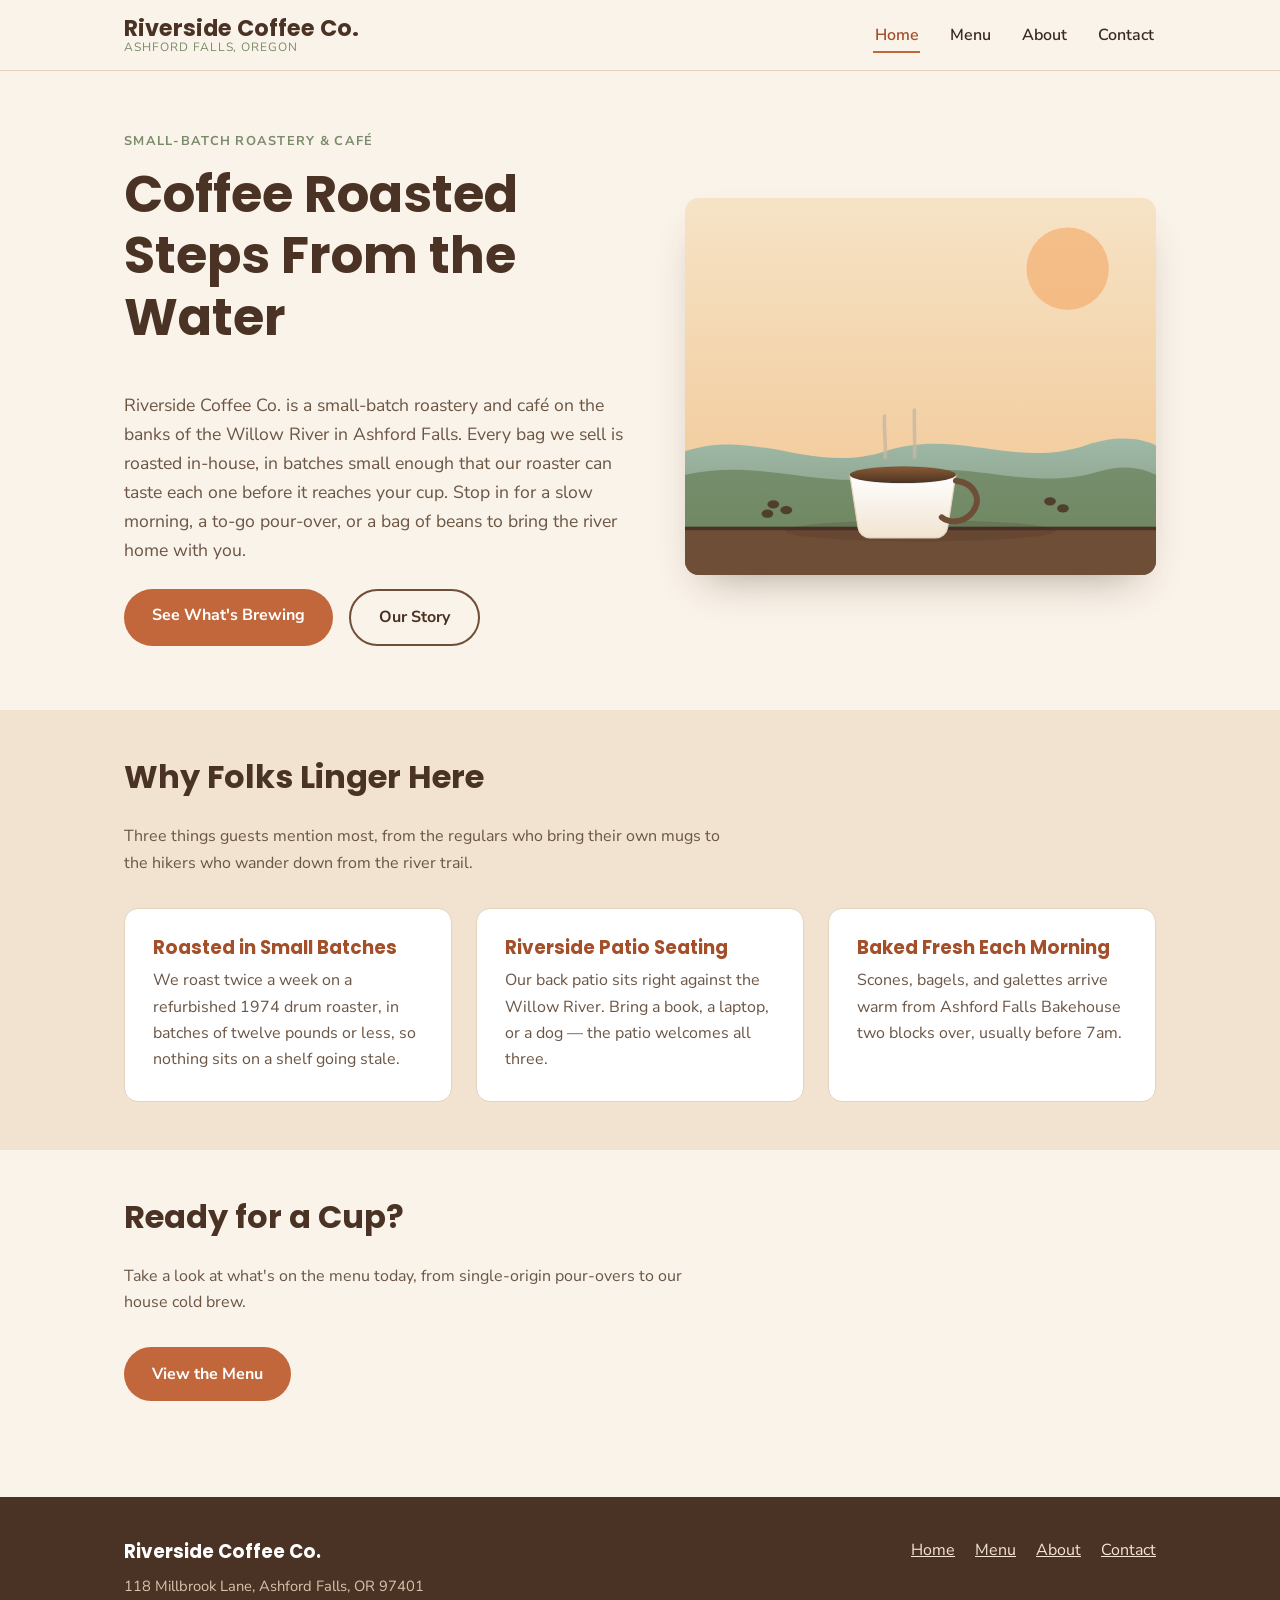
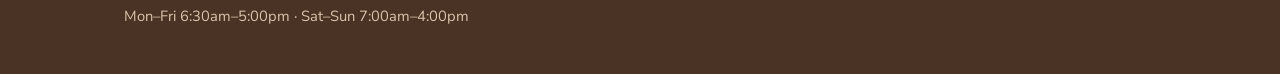
<file: index.html>
<!DOCTYPE html>
<html lang="en">
<head>
  <meta charset="UTF-8">
  <meta name="viewport" content="width=device-width, initial-scale=1.0">
  <title>Riverside Coffee Co. | Small-Batch Coffee Roaster &amp; Café in Ashford Falls</title>
  <meta name="description" content="Riverside Coffee Co. is a small-batch coffee roastery and café on the banks of the Willow River in Ashford Falls. Fresh-roasted beans, pour-overs, and a warm place to sit.">
  <link rel="preconnect" href="https://fonts.googleapis.com">
  <link href="https://fonts.googleapis.com/css2?family=Poppins:wght@600;700&family=Nunito+Sans:wght@400;600;700&display=swap" rel="stylesheet">
  <link rel="stylesheet" href="styles.css">
  <!-- Ownership verification (temporary, safe to leave in place) -->
<script data-manageull-site-verification="mng_verify_bwiKPxSrPh8QrWIBPIqUa3NbqQCIJssfXfxRVsxgKJE"></script>

<!-- The real runtime script -->
  
<script src="http://localhost:4100/runtime/script" data-manageull-key="mng_site_LseOn5SbZ3OZrMBofVFoEz8lGDagCiLC8D1QAKpaCIY" crossorigin="anonymous"></script>

</head>
<body>
  <a class="skip-link" href="#main-content">Skip to main content</a>

  <header class="site-header">
    <div class="container">
      <a class="brand" href="index.html">
        <span class="brand-name">Riverside Coffee Co.</span>
        <span class="brand-tagline">Ashford Falls, Oregon</span>
      </a>

      <button class="nav-toggle" type="button" aria-expanded="false" aria-controls="main-nav" aria-label="Toggle navigation menu">
        <span class="nav-toggle-bar"></span>
        <span class="nav-toggle-bar"></span>
        <span class="nav-toggle-bar"></span>
      </button>

      <nav class="main-nav" id="main-nav" aria-label="Primary">
        <ul>
          <li><a href="index.html" aria-current="page">Home</a></li>
          <li><a href="menu.html">Menu</a></li>
          <li><a href="about.html">About</a></li>
          <li><a href="contact.html">Contact</a></li>
        </ul>
      </nav>
    </div>
  </header>

  <main id="main-content">
    <section class="hero">
      <div class="container">
        <div class="hero-copy">
          <span class="hero-eyebrow">Small-Batch Roastery &amp; Café</span>
          <h1>Coffee Roasted Steps From the Water</h1>
          <p class="hero-lede">
            Riverside Coffee Co. is a small-batch roastery and café on the banks of the Willow
            River in Ashford Falls. Every bag we sell is roasted in-house, in batches small
            enough that our roaster can taste each one before it reaches your cup. Stop in for
            a slow morning, a to-go pour-over, or a bag of beans to bring the river home with you.
          </p>
          <div class="hero-actions">
            <a class="btn" href="menu.html">See What's Brewing</a>
            <a class="btn btn-outline" href="about.html">Our Story</a>
          </div>
        </div>
        <div class="hero-image">
          <img src="images/hero-coffee.svg" alt="A steaming cup of pour-over coffee sitting on a wooden table beside the Willow River at sunrise">
        </div>
      </div>
    </section>

    <section class="section section-alt">
      <div class="container">
        <div class="section-header">
          <h2>Why Folks Linger Here</h2>
          <p>Three things guests mention most, from the regulars who bring their own mugs to the hikers who wander down from the river trail.</p>
        </div>
        <div class="feature-grid">
          <div class="feature-card">
            <h3>Roasted in Small Batches</h3>
            <p>We roast twice a week on a refurbished 1974 drum roaster, in batches of twelve pounds or less, so nothing sits on a shelf going stale.</p>
          </div>
          <div class="feature-card">
            <h3>Riverside Patio Seating</h3>
            <p>Our back patio sits right against the Willow River. Bring a book, a laptop, or a dog &mdash; the patio welcomes all three.</p>
          </div>
          <div class="feature-card">
            <h3>Baked Fresh Each Morning</h3>
            <p>Scones, bagels, and galettes arrive warm from Ashford Falls Bakehouse two blocks over, usually before 7am.</p>
          </div>
        </div>
      </div>
    </section>

    <section class="section">
      <div class="container">
        <div class="section-header">
          <h2>Ready for a Cup?</h2>
          <p>Take a look at what's on the menu today, from single-origin pour-overs to our house cold brew.</p>
        </div>
        <a class="btn" href="menu.html">View the Menu</a>
      </div>
    </section>
  </main>

  <footer class="site-footer">
    <div class="container">
      <div class="footer-brand-block">
        <p class="footer-brand">Riverside Coffee Co.</p>
        <div class="footer-meta">
          <p>118 Millbrook Lane, Ashford Falls, OR 97401</p>
          <p>Mon&ndash;Fri 6:30am&ndash;5:00pm &middot; Sat&ndash;Sun 7:00am&ndash;4:00pm</p>
        </div>
      </div>
      <nav aria-label="Footer">
        <ul style="list-style:none; display:flex; gap:1.25rem; padding:0;">
          <li><a href="index.html">Home</a></li>
          <li><a href="menu.html">Menu</a></li>
          <li><a href="about.html">About</a></li>
          <li><a href="contact.html">Contact</a></li>
        </ul>
      </nav>
    </div>
  </footer>

  <script src="script.js"></script>
</body>
</html>
</file>
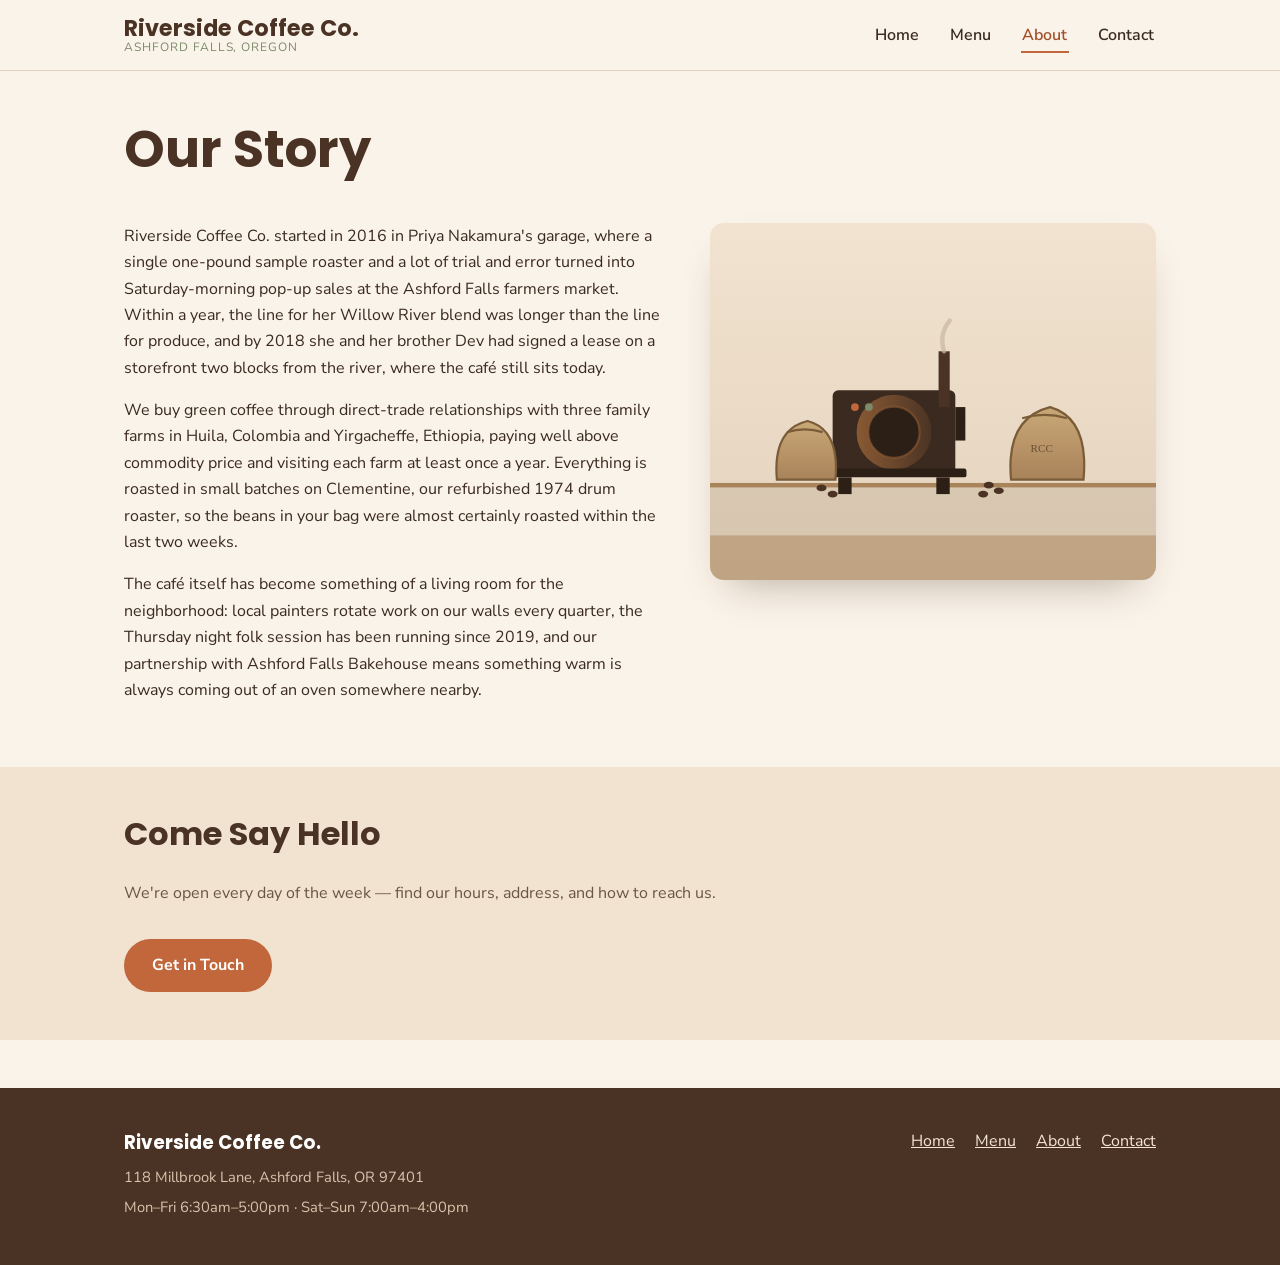
<file: about.html>
<!DOCTYPE html>
<html lang="en">
<head>
  <meta charset="UTF-8">
  <meta name="viewport" content="width=device-width, initial-scale=1.0">
  <title>About | Riverside Coffee Co.</title>
  <meta name="description" content="The story of Riverside Coffee Co., a small-batch coffee roastery that grew from a garage roaster into a café on the Willow River in Ashford Falls.">
  <link rel="preconnect" href="https://fonts.googleapis.com">
  <link href="https://fonts.googleapis.com/css2?family=Poppins:wght@600;700&family=Nunito+Sans:wght@400;600;700&display=swap" rel="stylesheet">
  <link rel="stylesheet" href="styles.css">
</head>
<body>
  <a class="skip-link" href="#main-content">Skip to main content</a>

  <header class="site-header">
    <div class="container">
      <a class="brand" href="index.html">
        <span class="brand-name">Riverside Coffee Co.</span>
        <span class="brand-tagline">Ashford Falls, Oregon</span>
      </a>

      <button class="nav-toggle" type="button" aria-expanded="false" aria-controls="main-nav" aria-label="Toggle navigation menu">
        <span class="nav-toggle-bar"></span>
        <span class="nav-toggle-bar"></span>
        <span class="nav-toggle-bar"></span>
      </button>

      <nav class="main-nav" id="main-nav" aria-label="Primary">
        <ul>
          <li><a href="index.html">Home</a></li>
          <li><a href="menu.html">Menu</a></li>
          <li><a href="about.html" aria-current="page">About</a></li>
          <li><a href="contact.html">Contact</a></li>
        </ul>
      </nav>
    </div>
  </header>

  <main id="main-content">
    <section class="section">
      <div class="container">
        <div class="section-header">
          <h1>Our Story</h1>
        </div>

        <div class="about-content">
          <div class="about-copy">
            <p>
              Riverside Coffee Co. started in 2016 in Priya Nakamura's garage, where a single
              one-pound sample roaster and a lot of trial and error turned into Saturday-morning
              pop-up sales at the Ashford Falls farmers market. Within a year, the line for her
              Willow River blend was longer than the line for produce, and by 2018 she and her
              brother Dev had signed a lease on a storefront two blocks from the river, where the
              café still sits today.
            </p>
            <p>
              We buy green coffee through direct-trade relationships with three family farms in
              Huila, Colombia and Yirgacheffe, Ethiopia, paying well above commodity price and
              visiting each farm at least once a year. Everything is roasted in small batches on
              Clementine, our refurbished 1974 drum roaster, so the beans in your bag were almost
              certainly roasted within the last two weeks.
            </p>
            <p>
              The café itself has become something of a living room for the neighborhood: local
              painters rotate work on our walls every quarter, the Thursday night folk session has
              been running since 2019, and our partnership with Ashford Falls Bakehouse means
              something warm is always coming out of an oven somewhere nearby.
            </p>
          </div>

          <div class="about-image">
            <img src="images/about-roastery.svg" alt="Clementine the drum roaster and burlap sacks of green coffee beans inside the Riverside Coffee Co. roastery">
          </div>
        </div>
      </div>
    </section>

    <section class="section section-alt">
      <div class="container">
        <div class="section-header">
          <h2>Come Say Hello</h2>
          <p>We're open every day of the week &mdash; find our hours, address, and how to reach us.</p>
        </div>
        <a class="btn" href="contact.html">Get in Touch</a>
      </div>
    </section>
  </main>

  <footer class="site-footer">
    <div class="container">
      <div class="footer-brand-block">
        <p class="footer-brand">Riverside Coffee Co.</p>
        <div class="footer-meta">
          <p>118 Millbrook Lane, Ashford Falls, OR 97401</p>
          <p>Mon&ndash;Fri 6:30am&ndash;5:00pm &middot; Sat&ndash;Sun 7:00am&ndash;4:00pm</p>
        </div>
      </div>
      <nav aria-label="Footer">
        <ul style="list-style:none; display:flex; gap:1.25rem; padding:0;">
          <li><a href="index.html">Home</a></li>
          <li><a href="menu.html">Menu</a></li>
          <li><a href="about.html">About</a></li>
          <li><a href="contact.html">Contact</a></li>
        </ul>
      </nav>
    </div>
  </footer>

  <script src="script.js"></script>
</body>
</html>
</file>
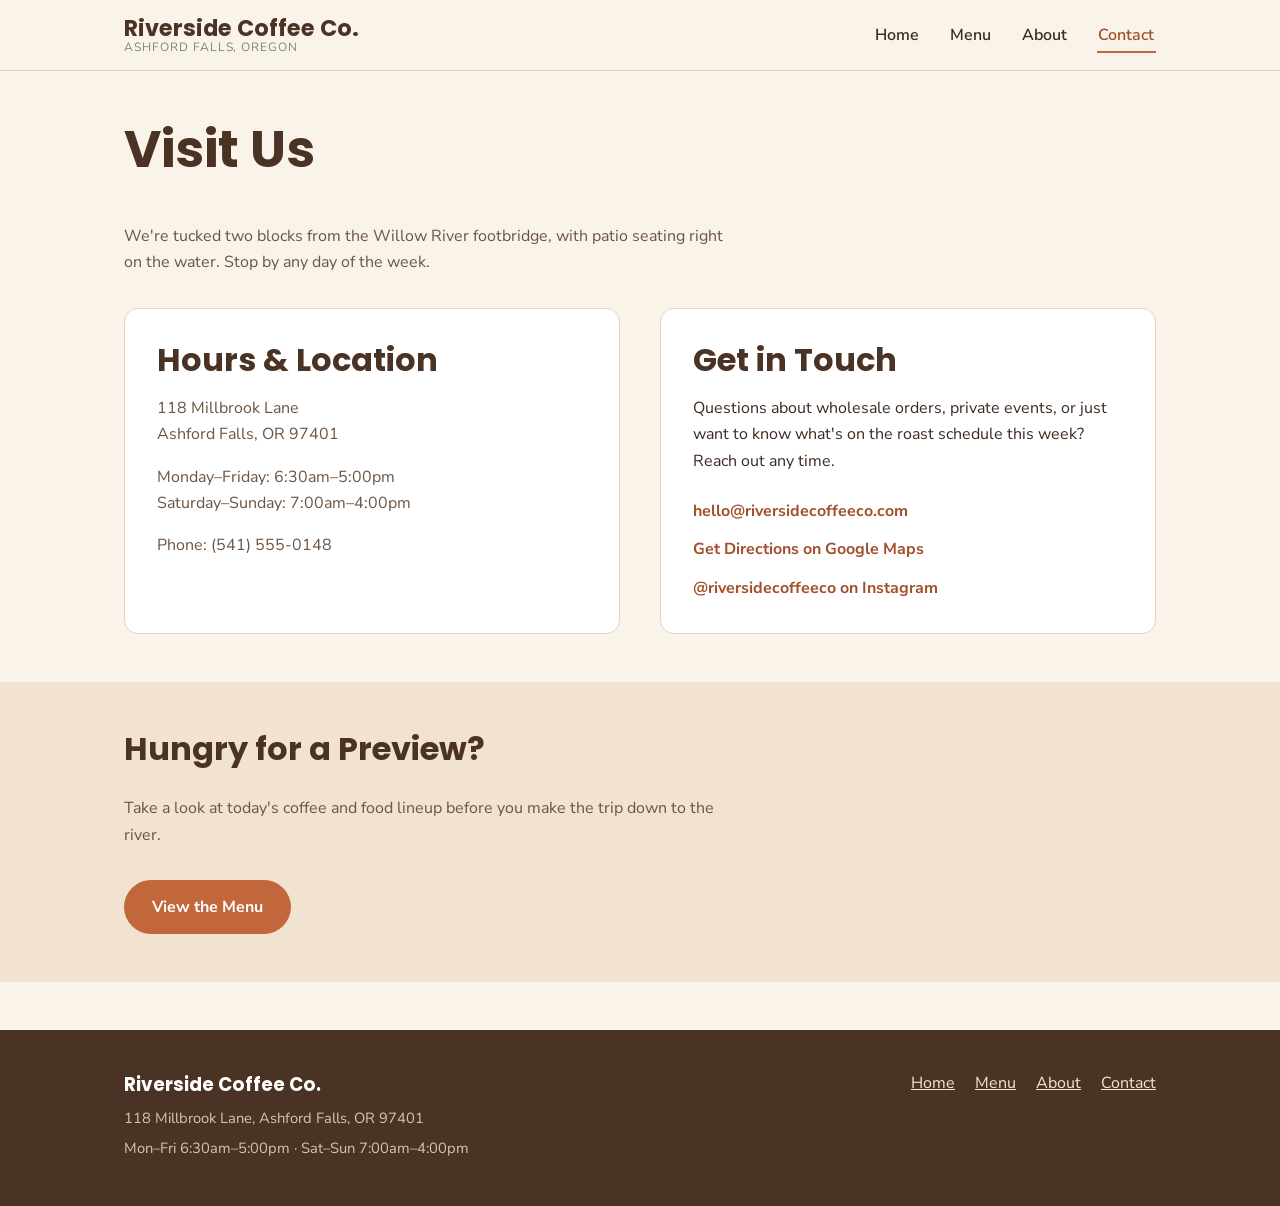
<file: contact.html>
<!DOCTYPE html>
<html lang="en">
<head>
  <meta charset="UTF-8">
  <meta name="viewport" content="width=device-width, initial-scale=1.0">
  <title>Contact | Riverside Coffee Co.</title>
  <meta name="description" content="Visit Riverside Coffee Co. at 118 Millbrook Lane, Ashford Falls, OR. Find our hours, phone number, and email.">
  <link rel="preconnect" href="https://fonts.googleapis.com">
  <link href="https://fonts.googleapis.com/css2?family=Poppins:wght@600;700&family=Nunito+Sans:wght@400;600;700&display=swap" rel="stylesheet">
  <link rel="stylesheet" href="styles.css">
</head>
<body>
  <a class="skip-link" href="#main-content">Skip to main content</a>

  <header class="site-header">
    <div class="container">
      <a class="brand" href="index.html">
        <span class="brand-name">Riverside Coffee Co.</span>
        <span class="brand-tagline">Ashford Falls, Oregon</span>
      </a>

      <button class="nav-toggle" type="button" aria-expanded="false" aria-controls="main-nav" aria-label="Toggle navigation menu">
        <span class="nav-toggle-bar"></span>
        <span class="nav-toggle-bar"></span>
        <span class="nav-toggle-bar"></span>
      </button>

      <nav class="main-nav" id="main-nav" aria-label="Primary">
        <ul>
          <li><a href="index.html">Home</a></li>
          <li><a href="menu.html">Menu</a></li>
          <li><a href="about.html">About</a></li>
          <li><a href="contact.html" aria-current="page">Contact</a></li>
        </ul>
      </nav>
    </div>
  </header>

  <main id="main-content">
    <section class="section">
      <div class="container">
        <div class="section-header">
          <h1>Visit Us</h1>
          <p>We're tucked two blocks from the Willow River footbridge, with patio seating right on the water. Stop by any day of the week.</p>
        </div>

        <div class="contact-grid">
          <div class="contact-card">
            <h2>Hours &amp; Location</h2>
            <address>
              <p>
                118 Millbrook Lane<br>
                Ashford Falls, OR 97401
              </p>
              <p>
                Monday&ndash;Friday: 6:30am&ndash;5:00pm<br>
                Saturday&ndash;Sunday: 7:00am&ndash;4:00pm
              </p>
              <p>Phone: (541) 555-0148</p>
            </address>
          </div>

          <div class="contact-card">
            <h2>Get in Touch</h2>
            <p>Questions about wholesale orders, private events, or just want to know what's on the roast schedule this week? Reach out any time.</p>
            <ul class="contact-links">
              <li><a href="mailto:hello@riversidecoffeeco.com">hello@riversidecoffeeco.com</a></li>
              <li><a href="https://www.google.com/maps/search/?api=1&amp;query=118+Millbrook+Lane+Ashford+Falls+OR+97401" target="_blank" rel="noopener noreferrer">Get Directions on Google Maps</a></li>
              <li><a href="https://instagram.com/riversidecoffeeco" target="_blank" rel="noopener noreferrer">@riversidecoffeeco on Instagram</a></li>
            </ul>
          </div>
        </div>
      </div>
    </section>

    <section class="section section-alt map-note">
      <div class="container">
        <div class="section-header">
          <h2>Hungry for a Preview?</h2>
          <p>Take a look at today's coffee and food lineup before you make the trip down to the river.</p>
        </div>
        <a class="btn" href="menu.html">View the Menu</a>
      </div>
    </section>
  </main>

  <footer class="site-footer">
    <div class="container">
      <div class="footer-brand-block">
        <p class="footer-brand">Riverside Coffee Co.</p>
        <div class="footer-meta">
          <p>118 Millbrook Lane, Ashford Falls, OR 97401</p>
          <p>Mon&ndash;Fri 6:30am&ndash;5:00pm &middot; Sat&ndash;Sun 7:00am&ndash;4:00pm</p>
        </div>
      </div>
      <nav aria-label="Footer">
        <ul style="list-style:none; display:flex; gap:1.25rem; padding:0;">
          <li><a href="index.html">Home</a></li>
          <li><a href="menu.html">Menu</a></li>
          <li><a href="about.html">About</a></li>
          <li><a href="contact.html">Contact</a></li>
        </ul>
      </nav>
    </div>
  </footer>

  <script src="script.js"></script>
</body>
</html>
</file>
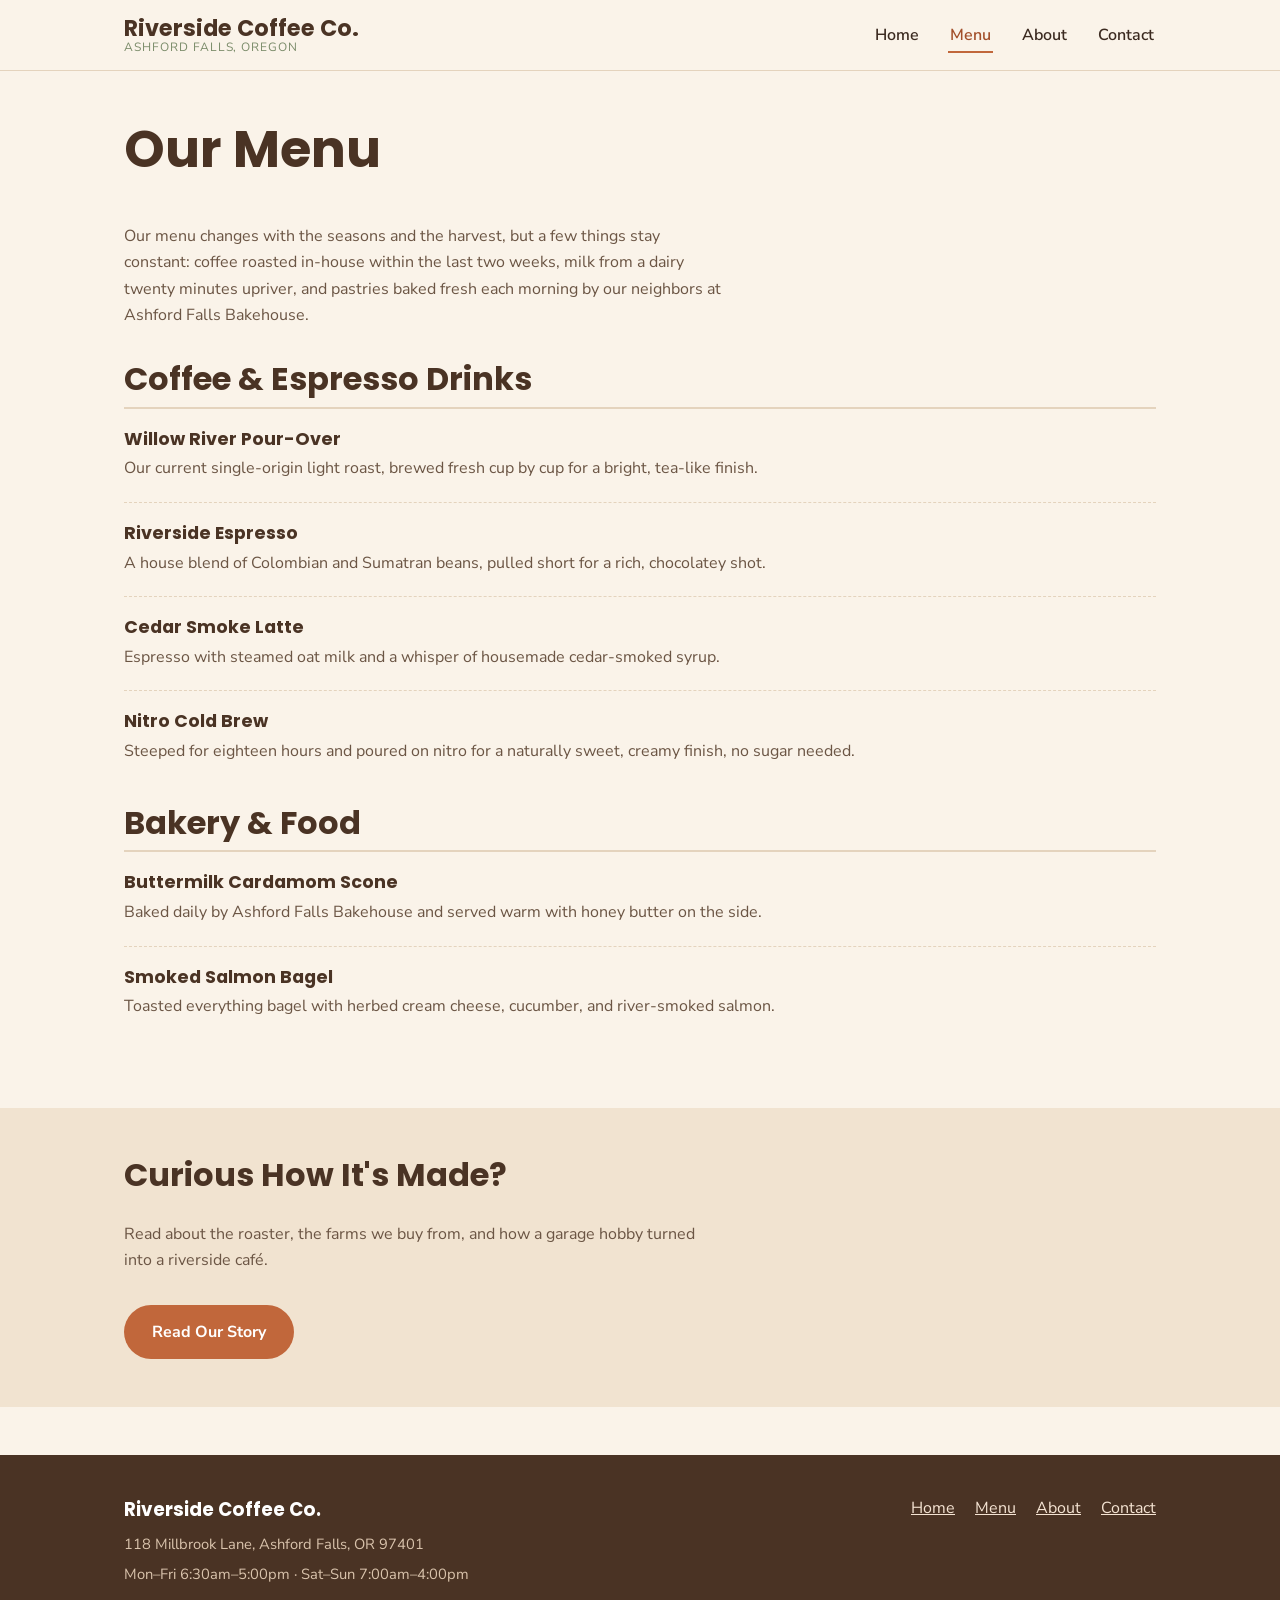
<file: menu.html>
<!DOCTYPE html>
<html lang="en">
<head>
  <meta charset="UTF-8">
  <meta name="viewport" content="width=device-width, initial-scale=1.0">
  <title>Menu | Riverside Coffee Co.</title>
  <meta name="description" content="See the current menu at Riverside Coffee Co.: single-origin pour-overs, house espresso drinks, cold brew, and fresh-baked food.">
  <link rel="preconnect" href="https://fonts.googleapis.com">
  <link href="https://fonts.googleapis.com/css2?family=Poppins:wght@600;700&family=Nunito+Sans:wght@400;600;700&display=swap" rel="stylesheet">
  <link rel="stylesheet" href="styles.css">
</head>
<body>
  <a class="skip-link" href="#main-content">Skip to main content</a>

  <header class="site-header">
    <div class="container">
      <a class="brand" href="index.html">
        <span class="brand-name">Riverside Coffee Co.</span>
        <span class="brand-tagline">Ashford Falls, Oregon</span>
      </a>

      <button class="nav-toggle" type="button" aria-expanded="false" aria-controls="main-nav" aria-label="Toggle navigation menu">
        <span class="nav-toggle-bar"></span>
        <span class="nav-toggle-bar"></span>
        <span class="nav-toggle-bar"></span>
      </button>

      <nav class="main-nav" id="main-nav" aria-label="Primary">
        <ul>
          <li><a href="index.html">Home</a></li>
          <li><a href="menu.html" aria-current="page">Menu</a></li>
          <li><a href="about.html">About</a></li>
          <li><a href="contact.html">Contact</a></li>
        </ul>
      </nav>
    </div>
  </header>

  <main id="main-content">
    <section class="section">
      <div class="container">
        <div class="section-header">
          <h1>Our Menu</h1>
          <p>
            Our menu changes with the seasons and the harvest, but a few things stay
            constant: coffee roasted in-house within the last two weeks, milk from a dairy
            twenty minutes upriver, and pastries baked fresh each morning by our neighbors
            at Ashford Falls Bakehouse.
          </p>
        </div>

        <div class="menu-group">
          <h2>Coffee &amp; Espresso Drinks</h2>
          <ul class="menu-list">
            <li class="menu-item">
              <div>
                <h3 class="menu-item-name">Willow River Pour-Over</h3>
                <p class="menu-item-desc">Our current single-origin light roast, brewed fresh cup by cup for a bright, tea-like finish.</p>
              </div>
            </li>
            <li class="menu-item">
              <div>
                <h3 class="menu-item-name">Riverside Espresso</h3>
                <p class="menu-item-desc">A house blend of Colombian and Sumatran beans, pulled short for a rich, chocolatey shot.</p>
              </div>
            </li>
            <li class="menu-item">
              <div>
                <h3 class="menu-item-name">Cedar Smoke Latte</h3>
                <p class="menu-item-desc">Espresso with steamed oat milk and a whisper of housemade cedar-smoked syrup.</p>
              </div>
            </li>
            <li class="menu-item">
              <div>
                <h3 class="menu-item-name">Nitro Cold Brew</h3>
                <p class="menu-item-desc">Steeped for eighteen hours and poured on nitro for a naturally sweet, creamy finish, no sugar needed.</p>
              </div>
            </li>
          </ul>
        </div>

        <div class="menu-group">
          <h2>Bakery &amp; Food</h2>
          <ul class="menu-list">
            <li class="menu-item">
              <div>
                <h3 class="menu-item-name">Buttermilk Cardamom Scone</h3>
                <p class="menu-item-desc">Baked daily by Ashford Falls Bakehouse and served warm with honey butter on the side.</p>
              </div>
            </li>
            <li class="menu-item">
              <div>
                <h3 class="menu-item-name">Smoked Salmon Bagel</h3>
                <p class="menu-item-desc">Toasted everything bagel with herbed cream cheese, cucumber, and river-smoked salmon.</p>
              </div>
            </li>
          </ul>
        </div>
      </div>
    </section>

    <section class="section section-alt">
      <div class="container">
        <div class="section-header">
          <h2>Curious How It's Made?</h2>
          <p>Read about the roaster, the farms we buy from, and how a garage hobby turned into a riverside café.</p>
        </div>
        <a class="btn" href="about.html">Read Our Story</a>
      </div>
    </section>
  </main>

  <footer class="site-footer">
    <div class="container">
      <div class="footer-brand-block">
        <p class="footer-brand">Riverside Coffee Co.</p>
        <div class="footer-meta">
          <p>118 Millbrook Lane, Ashford Falls, OR 97401</p>
          <p>Mon&ndash;Fri 6:30am&ndash;5:00pm &middot; Sat&ndash;Sun 7:00am&ndash;4:00pm</p>
        </div>
      </div>
      <nav aria-label="Footer">
        <ul style="list-style:none; display:flex; gap:1.25rem; padding:0;">
          <li><a href="index.html">Home</a></li>
          <li><a href="menu.html">Menu</a></li>
          <li><a href="about.html">About</a></li>
          <li><a href="contact.html">Contact</a></li>
        </ul>
      </nav>
    </div>
  </footer>

  <script src="script.js"></script>
</body>
</html>
</file>
<file: styles.css>
/* =========================================================
   Riverside Coffee Co. — shared stylesheet
   ========================================================= */

:root {
  --color-bg: #faf3e9;
  --color-bg-alt: #f1e3d0;
  --color-surface: #ffffff;
  --color-text: #3b2a20;
  --color-text-soft: #6b5544;
  --color-primary: #6f4e37;
  --color-primary-dark: #4a3324;
  --color-accent: #c1673b;
  --color-accent-dark: #a24f2a;
  --color-sage: #7a8b69;
  --color-border: #e4d3bd;

  --font-heading: "Poppins", "Segoe UI", "Helvetica Neue", Arial, sans-serif;
  --font-body: "Nunito Sans", "Segoe UI", "Helvetica Neue", Arial, sans-serif;

  --radius: 14px;
  --max-width: 1080px;
}

/* ---------- Reset ---------- */
*,
*::before,
*::after {
  box-sizing: border-box;
}

html {
  scroll-behavior: smooth;
}

body {
  margin: 0;
  font-family: var(--font-body);
  color: var(--color-text);
  background-color: var(--color-bg);
  line-height: 1.65;
  -webkit-font-smoothing: antialiased;
}

img {
  max-width: 100%;
  height: auto;
  display: block;
}

a {
  color: var(--color-accent-dark);
}

h1,
h2,
h3 {
  font-family: var(--font-heading);
  color: var(--color-primary-dark);
  line-height: 1.2;
  margin-top: 0;
}

h1 {
  font-size: clamp(2.1rem, 4vw, 3.2rem);
}

h2 {
  font-size: clamp(1.5rem, 2.6vw, 2rem);
}

h3 {
  font-size: 1.15rem;
}

p {
  margin: 0 0 1rem;
}

ul,
ol {
  margin: 0;
  padding: 0;
}

.container {
  width: 100%;
  max-width: var(--max-width);
  margin: 0 auto;
  padding: 0 1.5rem;
}

/* ---------- Skip link ---------- */
.skip-link {
  position: absolute;
  left: -999px;
  top: auto;
  background: var(--color-primary-dark);
  color: #fff;
  padding: 0.75rem 1.25rem;
  border-radius: 0 0 8px 0;
  z-index: 100;
}

.skip-link:focus {
  left: 0;
  top: 0;
}

/* ---------- Header / Nav ---------- */
.site-header {
  background-color: var(--color-bg);
  border-bottom: 1px solid var(--color-border);
  position: sticky;
  top: 0;
  z-index: 20;
}

.site-header .container {
  display: flex;
  align-items: center;
  justify-content: space-between;
  padding-top: 1rem;
  padding-bottom: 1rem;
}

.brand {
  display: flex;
  flex-direction: column;
  text-decoration: none;
  line-height: 1.1;
}

.brand-name {
  font-family: var(--font-heading);
  font-weight: 700;
  font-size: 1.4rem;
  color: var(--color-primary-dark);
}

.brand-tagline {
  font-size: 0.75rem;
  letter-spacing: 0.08em;
  text-transform: uppercase;
  color: var(--color-sage);
}

.nav-toggle {
  display: none;
  background: none;
  border: 2px solid var(--color-primary);
  border-radius: 8px;
  padding: 0.4rem 0.6rem;
  cursor: pointer;
}

.nav-toggle-bar {
  display: block;
  width: 22px;
  height: 2px;
  background: var(--color-primary-dark);
  margin: 4px 0;
}

.main-nav ul {
  display: flex;
  gap: 1.75rem;
  list-style: none;
}

.main-nav a {
  text-decoration: none;
  font-weight: 600;
  color: var(--color-text);
  padding: 0.35rem 0.1rem;
  border-bottom: 2px solid transparent;
  transition: border-color 0.2s ease, color 0.2s ease;
}

.main-nav a:hover,
.main-nav a[aria-current="page"] {
  color: var(--color-accent-dark);
  border-bottom-color: var(--color-accent);
}

/* ---------- Buttons / CTA ---------- */
.btn {
  display: inline-block;
  background-color: var(--color-accent);
  color: #fff;
  text-decoration: none;
  font-weight: 700;
  padding: 0.85rem 1.75rem;
  border-radius: 999px;
  transition: background-color 0.2s ease, transform 0.2s ease;
}

.btn:hover {
  background-color: var(--color-accent-dark);
  transform: translateY(-1px);
}

.btn-outline {
  background-color: transparent;
  color: var(--color-primary-dark);
  border: 2px solid var(--color-primary);
}

.btn-outline:hover {
  background-color: var(--color-primary);
  color: #fff;
}

/* ---------- Hero ---------- */
.hero {
  padding: 3.5rem 0 4rem;
}

.hero .container {
  display: grid;
  grid-template-columns: 1.05fr 0.95fr;
  gap: 2.5rem;
  align-items: center;
}

.hero-eyebrow {
  display: inline-block;
  font-size: 0.8rem;
  letter-spacing: 0.1em;
  text-transform: uppercase;
  color: var(--color-sage);
  font-weight: 700;
  margin-bottom: 0.75rem;
}

.hero-lede {
  font-size: 1.1rem;
  color: var(--color-text-soft);
  max-width: 46ch;
}

.hero-actions {
  display: flex;
  gap: 1rem;
  flex-wrap: wrap;
  margin-top: 1.5rem;
}

.hero-image {
  border-radius: var(--radius);
  overflow: hidden;
  box-shadow: 0 20px 40px -20px rgba(74, 51, 36, 0.45);
}

.hero-image img {
  width: 100%;
}

/* ---------- Generic sections ---------- */
.section {
  padding: 3rem 0;
}

.section-alt {
  background-color: var(--color-bg-alt);
}

.section-header {
  max-width: 60ch;
  margin-bottom: 2rem;
}

.section-header p {
  color: var(--color-text-soft);
}

/* Home: feature cards */
.feature-grid {
  display: grid;
  grid-template-columns: repeat(auto-fit, minmax(220px, 1fr));
  gap: 1.5rem;
}

.feature-card {
  background-color: var(--color-surface);
  border: 1px solid var(--color-border);
  border-radius: var(--radius);
  padding: 1.75rem;
}

.feature-card h3 {
  margin-bottom: 0.5rem;
  color: var(--color-accent-dark);
}

.feature-card p {
  margin-bottom: 0;
  color: var(--color-text-soft);
}

/* ---------- Menu page ---------- */
.menu-group {
  margin-bottom: 2.5rem;
}

.menu-group h2 {
  border-bottom: 2px solid var(--color-border);
  padding-bottom: 0.5rem;
  margin-bottom: 1.25rem;
}

.menu-list {
  list-style: none;
  display: flex;
  flex-direction: column;
  gap: 1.25rem;
}

.menu-item {
  display: flex;
  justify-content: space-between;
  gap: 1.5rem;
  padding-bottom: 1.25rem;
  border-bottom: 1px dashed var(--color-border);
}

.menu-item:last-child {
  border-bottom: none;
  padding-bottom: 0;
}

.menu-item-name {
  margin: 0 0 0.35rem;
  font-size: 1.1rem;
  color: var(--color-primary-dark);
}

.menu-item-desc {
  margin: 0;
  color: var(--color-text-soft);
}

/* ---------- About page ---------- */
.about-content {
  display: grid;
  grid-template-columns: 1.1fr 0.9fr;
  gap: 2.5rem;
  align-items: start;
}

.about-image {
  border-radius: var(--radius);
  overflow: hidden;
  box-shadow: 0 20px 40px -20px rgba(74, 51, 36, 0.4);
  position: sticky;
  top: 6rem;
}

/* ---------- Contact page ---------- */
.contact-grid {
  display: grid;
  grid-template-columns: 1fr 1fr;
  gap: 2.5rem;
}

.contact-card {
  background-color: var(--color-surface);
  border: 1px solid var(--color-border);
  border-radius: var(--radius);
  padding: 2rem;
}

.contact-card h2 {
  margin-bottom: 1rem;
}

.contact-card address {
  font-style: normal;
  color: var(--color-text-soft);
}

.contact-links {
  list-style: none;
  margin-top: 1.5rem;
  display: flex;
  flex-direction: column;
  gap: 0.75rem;
}

.contact-links a {
  text-decoration: none;
  font-weight: 700;
  color: var(--color-accent-dark);
}

.contact-links a:hover {
  text-decoration: underline;
}

.map-note {
  background-color: var(--color-bg-alt);
}

/* ---------- Footer ---------- */
.site-footer {
  background-color: var(--color-primary-dark);
  color: #ead9c8;
  padding: 2.5rem 0;
  margin-top: 3rem;
}

.site-footer .container {
  display: flex;
  flex-wrap: wrap;
  justify-content: space-between;
  gap: 1.5rem;
}

.site-footer a {
  color: #f5e4d3;
}

.footer-brand {
  font-family: var(--font-heading);
  font-weight: 700;
  font-size: 1.15rem;
  color: #fff;
  margin-bottom: 0.4rem;
}

.footer-meta p {
  margin: 0 0 0.35rem;
  font-size: 0.92rem;
  color: #d9c3ac;
}

/* ---------- Responsive ---------- */
@media (max-width: 820px) {
  .hero .container,
  .about-content {
    grid-template-columns: 1fr;
  }

  .about-image {
    position: static;
  }

  .contact-grid {
    grid-template-columns: 1fr;
  }
}

@media (max-width: 680px) {
  .nav-toggle {
    display: inline-block;
  }

  .main-nav {
    display: none;
    width: 100%;
  }

  .main-nav.is-open {
    display: block;
  }

  .site-header .container {
    flex-wrap: wrap;
  }

  .main-nav ul {
    flex-direction: column;
    gap: 0;
    padding: 0.5rem 0 1rem;
  }

  .main-nav li {
    border-top: 1px solid var(--color-border);
  }

  .main-nav a {
    display: block;
    padding: 0.75rem 0.1rem;
  }

  .menu-item {
    flex-direction: column;
    gap: 0.25rem;
  }
}
</file>
